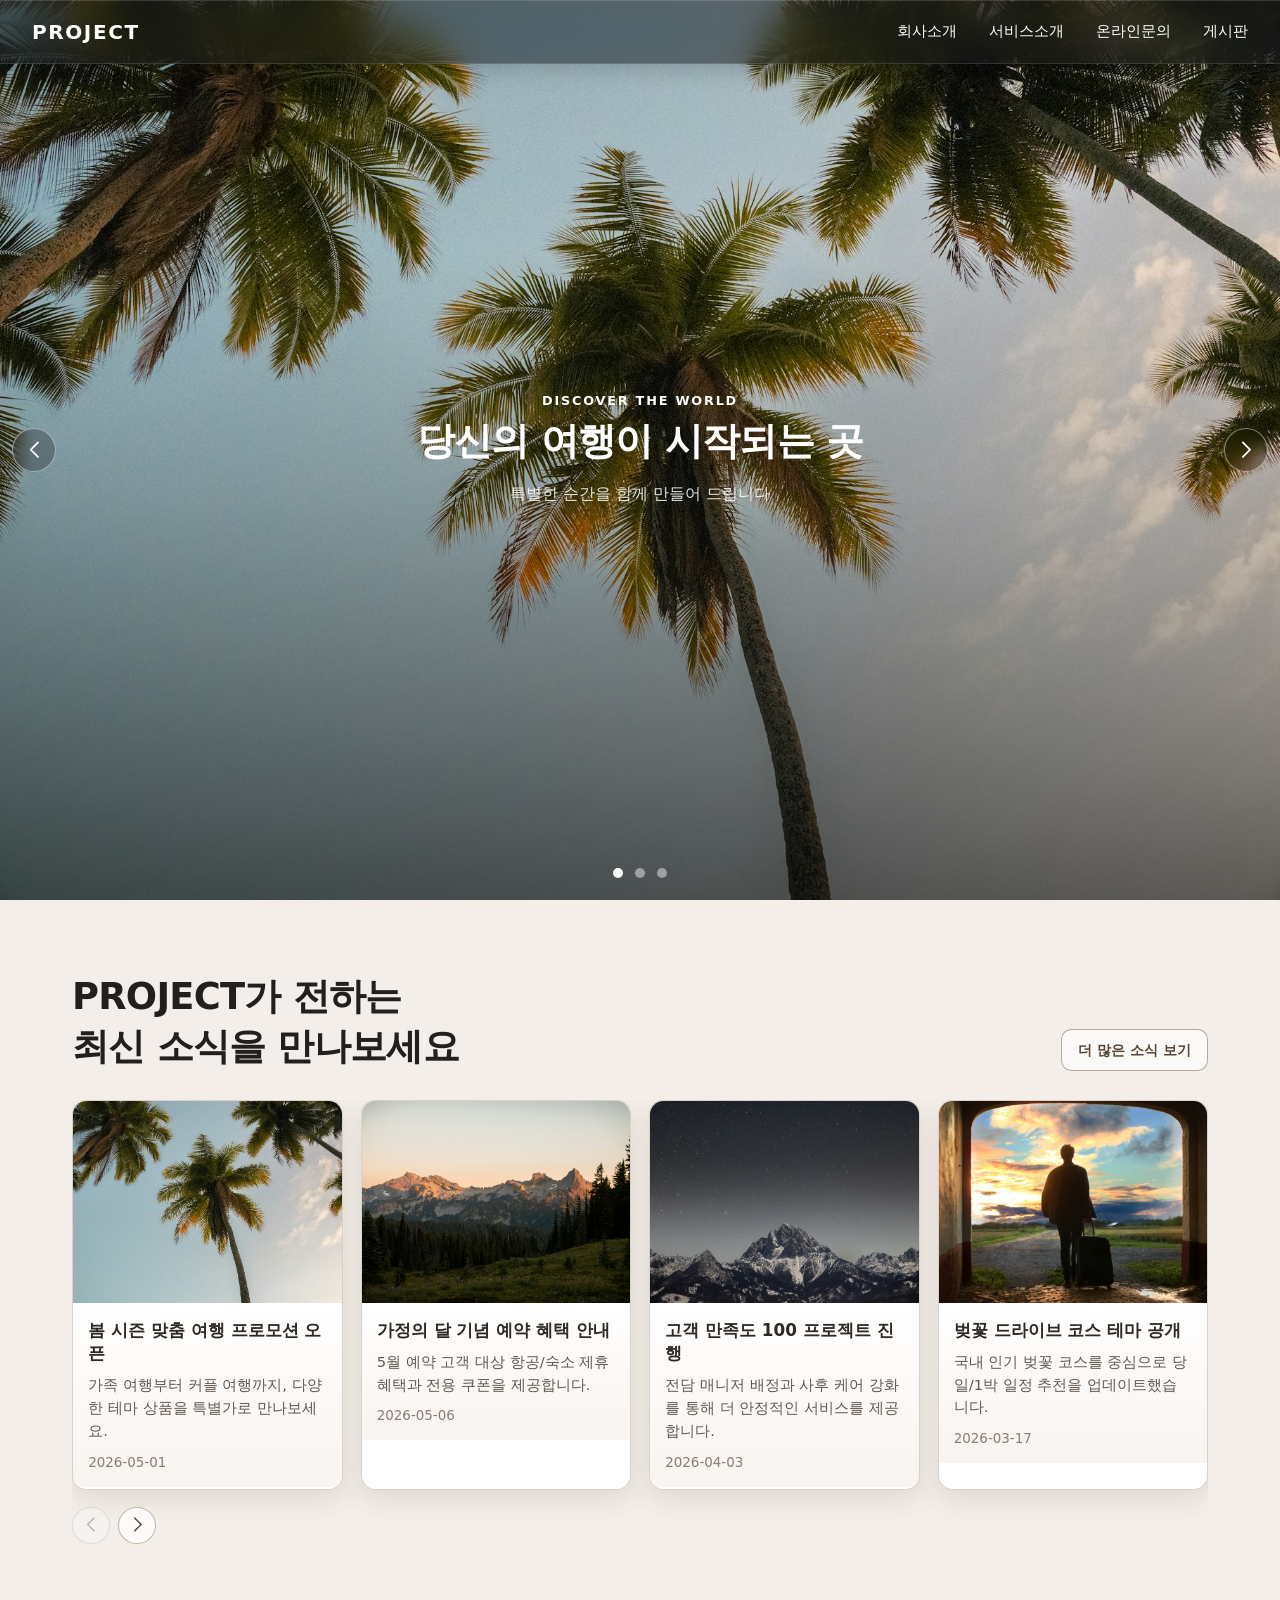
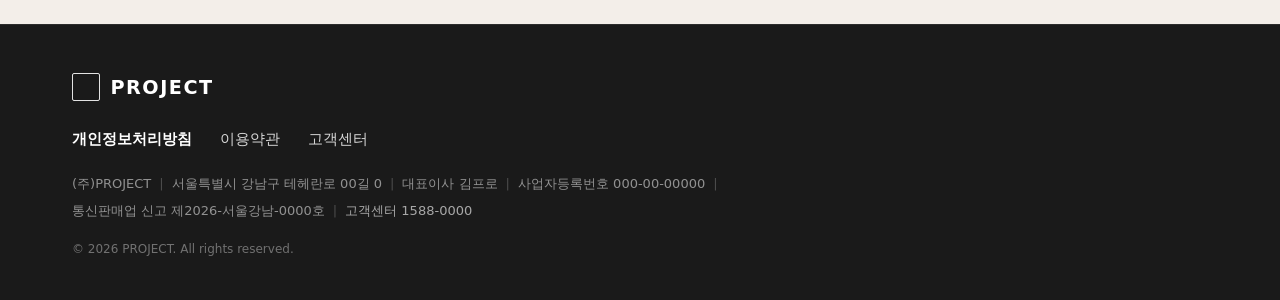
<file: index.html>
<!DOCTYPE html>
<html lang="ko">
<head>
    <meta charset="UTF-8">
    <meta name="viewport" content="width=device-width, initial-scale=1.0">
    <title>Document</title>
    <link rel="stylesheet" href="https://cdn.jsdelivr.net/npm/swiper@11/swiper-bundle.min.css">
    <link rel="stylesheet" href="style.css">
</head>
<body>
    <header class="site-header">
        <a href="index.html" class="logo">PROJECT</a>
        <button
            type="button"
            class="menu-toggle"
            id="menu-toggle"
            aria-expanded="false"
            aria-controls="main-drawer"
        >
            <span></span><span></span><span></span>
            <span class="visually-hidden">메뉴 열기</span>
        </button>
        <nav class="nav-desktop" aria-label="주 메뉴">
            <ul>
                <li><a href="sub01.html">회사소개</a></li>
                <li><a href="sub02.html">서비스소개</a></li>
                <li><a href="sub03.html">온라인문의</a></li>
                <li><a href="sub04.html">게시판</a></li>
            </ul>
        </nav>
    </header>
    <div
        class="drawer-backdrop"
        id="drawer-backdrop"
        aria-hidden="true"
    ></div>
    <div
        class="drawer"
        id="main-drawer"
        role="dialog"
        aria-modal="true"
        aria-label="메뉴"
    >
        <button type="button" class="drawer-close" id="drawer-close" aria-label="메뉴 닫기">×</button>
        <nav aria-label="주 메뉴">
            <ul>
                <li><a href="sub01.html">회사소개</a></li>
                <li><a href="sub02.html">서비스소개</a></li>
                <li><a href="sub03.html">온라인문의</a></li>
                <li><a href="sub04.html">게시판</a></li>
            </ul>
        </nav>
    </div>
    <main class="main-visual" aria-label="메인 비주얼">
        <div class="swiper main-visual-swiper">
            <div class="swiper-wrapper">
                <div class="swiper-slide main-visual-swiper__slide main-visual-swiper__slide--1">
                    <div class="main-visual-swiper__text">
                        <p class="main-visual-swiper__eyebrow">Discover the World</p>
                        <h2 class="main-visual-swiper__title">당신의 여행이 시작되는 곳</h2>
                        <p class="main-visual-swiper__lede">특별한 순간을 함께 만들어 드립니다</p>
                    </div>
                </div>
                <div class="swiper-slide main-visual-swiper__slide main-visual-swiper__slide--2">
                    <div class="main-visual-swiper__text">
                        <p class="main-visual-swiper__eyebrow">Exclusive Travel</p>
                        <h2 class="main-visual-swiper__title">오직 당신만을 위한 여정</h2>
                        <p class="main-visual-swiper__lede">맞춤형 프리미엄 여행 패키지를 경험하세요</p>
                    </div>
                </div>
                <div class="swiper-slide main-visual-swiper__slide main-visual-swiper__slide--3">
                    <div class="main-visual-swiper__text">
                        <p class="main-visual-swiper__eyebrow">Unforgettable Moments</p>
                        <h2 class="main-visual-swiper__title">잊지 못할 추억을 선물합니다</h2>
                        <p class="main-visual-swiper__lede">전 세계 최고의 여행지로 안내해 드립니다</p>
                    </div>
                </div>
            </div>
            <button
                type="button"
                class="swiper-button-prev main-visual-swiper__nav main-visual-swiper__nav--prev"
                aria-label="이전 슬라이드"
            ></button>
            <button
                type="button"
                class="swiper-button-next main-visual-swiper__nav main-visual-swiper__nav--next"
                aria-label="다음 슬라이드"
            ></button>
            <div class="swiper-pagination main-visual-swiper__pagination"></div>
        </div>
    </main>
    <section class="news-section" aria-label="PROJECT 소식">
        <div class="news-section__inner">
            <div class="news-section__head">
                <h2 class="news-section__title">
                    PROJECT가 전하는<br>
                    최신 소식을 만나보세요
                </h2>
                <a href="sub04.html" class="news-section__more">더 많은 소식 보기</a>
            </div>
            <div class="swiper news-swiper">
                <div class="swiper-wrapper">
                    <article class="swiper-slide news-card">
                        <a href="sub04.html" class="news-card__link">
                            <figure class="news-card__media news-card__media--1"></figure>
                            <div class="news-card__body">
                                <h3 class="news-card__title">봄 시즌 맞춤 여행 프로모션 오픈</h3>
                                <p class="news-card__desc">가족 여행부터 커플 여행까지, 다양한 테마 상품을 특별가로 만나보세요.</p>
                                <p class="news-card__date">2026-05-01</p>
                            </div>
                        </a>
                    </article>
                    <article class="swiper-slide news-card">
                        <a href="sub04.html" class="news-card__link">
                            <figure class="news-card__media news-card__media--2"></figure>
                            <div class="news-card__body">
                                <h3 class="news-card__title">가정의 달 기념 예약 혜택 안내</h3>
                                <p class="news-card__desc">5월 예약 고객 대상 항공/숙소 제휴 혜택과 전용 쿠폰을 제공합니다.</p>
                                <p class="news-card__date">2026-05-06</p>
                            </div>
                        </a>
                    </article>
                    <article class="swiper-slide news-card">
                        <a href="sub04.html" class="news-card__link">
                            <figure class="news-card__media news-card__media--3"></figure>
                            <div class="news-card__body">
                                <h3 class="news-card__title">고객 만족도 100 프로젝트 진행</h3>
                                <p class="news-card__desc">전담 매니저 배정과 사후 케어 강화를 통해 더 안정적인 서비스를 제공합니다.</p>
                                <p class="news-card__date">2026-04-03</p>
                            </div>
                        </a>
                    </article>
                    <article class="swiper-slide news-card">
                        <a href="sub04.html" class="news-card__link">
                            <figure class="news-card__media news-card__media--4"></figure>
                            <div class="news-card__body">
                                <h3 class="news-card__title">벚꽃 드라이브 코스 테마 공개</h3>
                                <p class="news-card__desc">국내 인기 벚꽃 코스를 중심으로 당일/1박 일정 추천을 업데이트했습니다.</p>
                                <p class="news-card__date">2026-03-17</p>
                            </div>
                        </a>
                    </article>
                    <article class="swiper-slide news-card">
                        <a href="sub04.html" class="news-card__link">
                            <figure class="news-card__media news-card__media--5"></figure>
                            <div class="news-card__body">
                                <h3 class="news-card__title">여름 성수기 얼리버드 예약 오픈</h3>
                                <p class="news-card__desc">성수기 인기 목적지를 더 빠르게 확보할 수 있도록 사전 예약을 시작합니다.</p>
                                <p class="news-card__date">2026-02-22</p>
                            </div>
                        </a>
                    </article>
                </div>
                <div class="news-swiper__controls">
                    <button type="button" class="swiper-button-prev news-swiper__nav news-swiper__nav--prev" aria-label="이전 소식"></button>
                    <button type="button" class="swiper-button-next news-swiper__nav news-swiper__nav--next" aria-label="다음 소식"></button>
                </div>
            </div>
        </div>
    </section>
    <footer class="site-footer">
        <div class="site-footer__inner">
            <a href="index.html" class="site-footer__brand">
                <span class="site-footer__brand-mark" aria-hidden="true"></span>
                <span class="site-footer__brand-name">PROJECT</span>
            </a>
            <nav class="site-footer__nav" aria-label="정책 및 고객지원">
                <ul class="site-footer__nav-list">
                    <li>
                        <a href="#" class="site-footer__nav-link site-footer__nav-link--emphasis">개인정보처리방침</a>
                    </li>
                    <li>
                        <a href="#" class="site-footer__nav-link">이용약관</a>
                    </li>
                    <li>
                        <a href="#" class="site-footer__nav-link">고객센터</a>
                    </li>
                </ul>
            </nav>
            <p class="site-footer__company">
                <span>(주)PROJECT</span>
                <span class="site-footer__sep" aria-hidden="true">|</span>
                <span>서울특별시 강남구 테헤란로 00길 0</span>
                <span class="site-footer__sep" aria-hidden="true">|</span>
                <span>대표이사 김프로</span>
                <span class="site-footer__sep" aria-hidden="true">|</span>
                <span>사업자등록번호 000-00-00000</span>
                <span class="site-footer__sep" aria-hidden="true">|</span>
                <span>통신판매업 신고 제2026-서울강남-0000호</span>
                <span class="site-footer__sep" aria-hidden="true">|</span>
                <a href="tel:1588-0000" class="site-footer__company-link">고객센터 1588-0000</a>
            </p>
            <p class="site-footer__copyright">© 2026 PROJECT. All rights reserved.</p>
        </div>
        
    </footer>
    <script src="https://cdn.jsdelivr.net/npm/swiper@11/swiper-bundle.min.js"></script>
    <script src="script.js"></script>
</body>
</html>
</file>
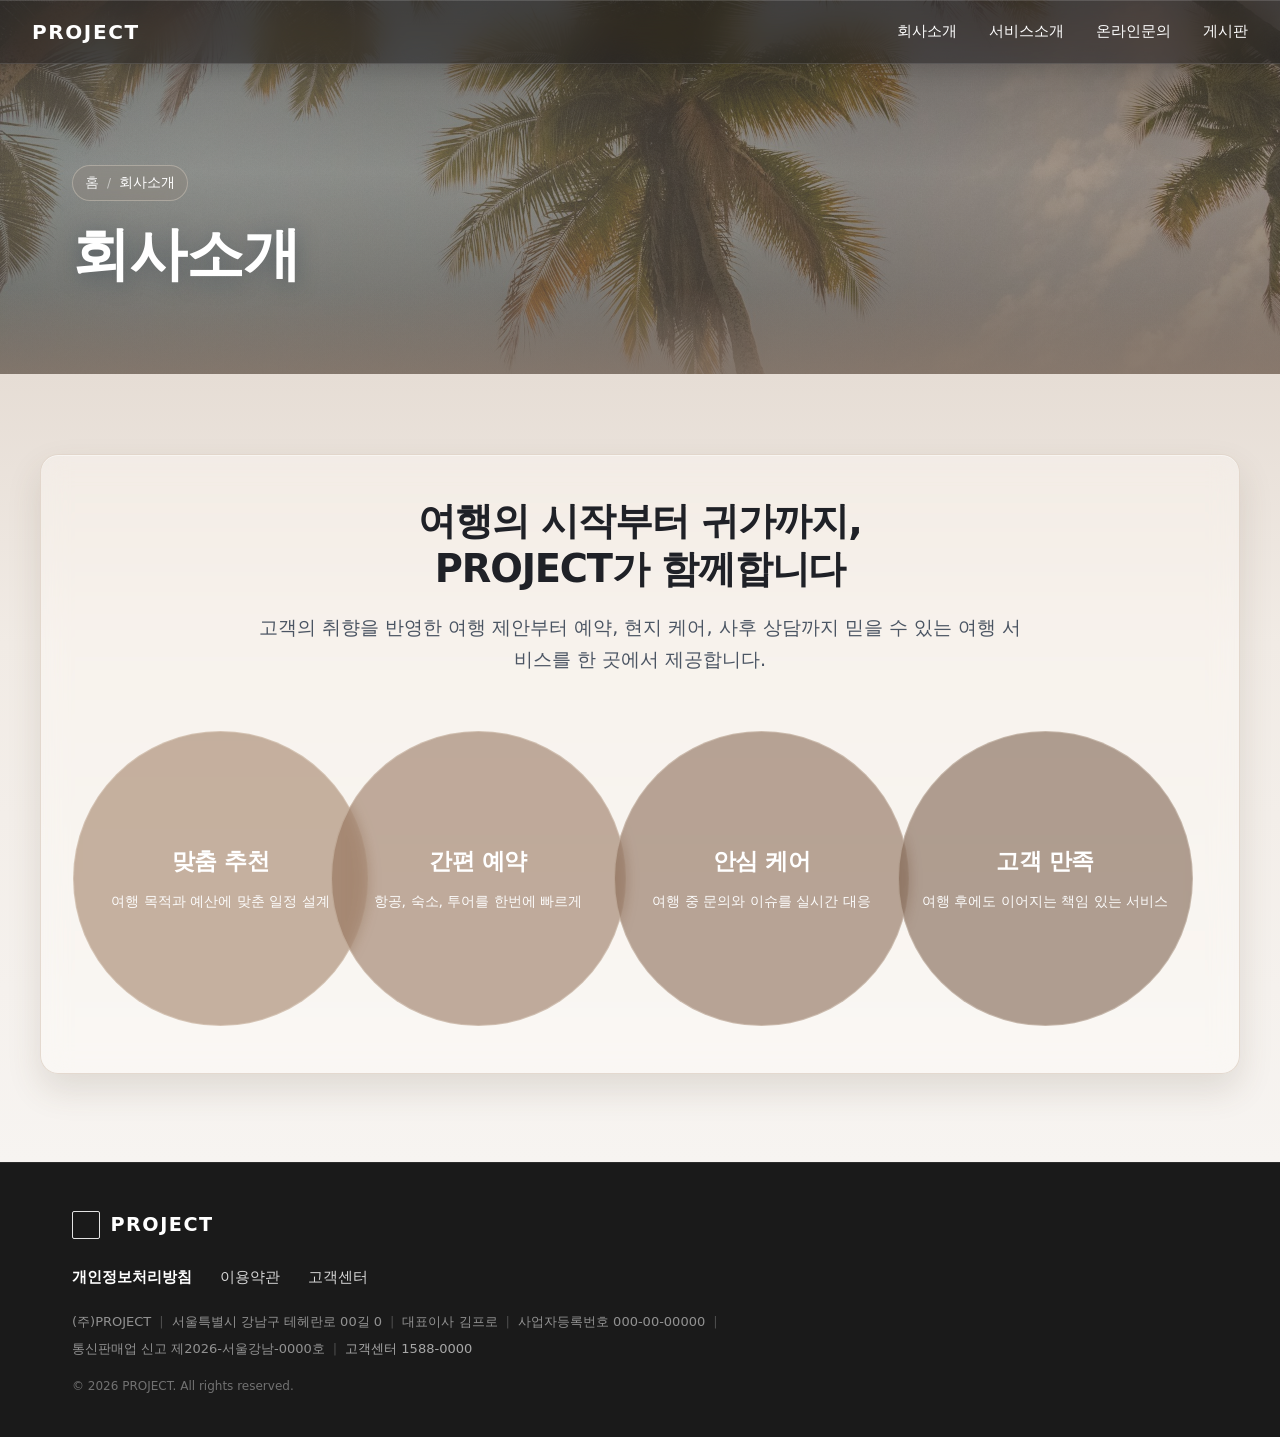
<file: sub01.html>
<!DOCTYPE html>
<html lang="ko">
<head>
    <meta charset="UTF-8">
    <meta name="viewport" content="width=device-width, initial-scale=1.0">
    <title>Document</title>
    <link rel="stylesheet" href="https://cdn.jsdelivr.net/npm/swiper@11/swiper-bundle.min.css">
    <link rel="stylesheet" href="style.css">
</head>
<body>
    <header class="site-header">
        <a href="index.html" class="logo">PROJECT</a>
        <button
            type="button"
            class="menu-toggle"
            id="menu-toggle"
            aria-expanded="false"
            aria-controls="main-drawer"
        >
            <span></span><span></span><span></span>
            <span class="visually-hidden">메뉴 열기</span>
        </button>
        <nav class="nav-desktop" aria-label="주 메뉴">
            <ul>
                <li><a href="sub01.html">회사소개</a></li>
                <li><a href="sub02.html">서비스소개</a></li>
                <li><a href="sub03.html">온라인문의</a></li>
                <li><a href="sub04.html">게시판</a></li>
            </ul>
        </nav>
    </header>
    <div
        class="drawer-backdrop"
        id="drawer-backdrop"
        aria-hidden="true"
    ></div>
    <div
        class="drawer"
        id="main-drawer"
        role="dialog"
        aria-modal="true"
        aria-label="메뉴"
    >
        <button type="button" class="drawer-close" id="drawer-close" aria-label="메뉴 닫기">×</button>
        <nav aria-label="주 메뉴">
            <ul>
                <li><a href="sub01.html">회사소개</a></li>
                <li><a href="sub02.html">서비스소개</a></li>
                <li><a href="sub03.html">온라인문의</a></li>
                <li><a href="sub04.html">게시판</a></li>
            </ul>
        </nav>
    </div>
    <section class="subvisual" aria-label="서브 비주얼">
        <div class="subvisual__inner">
            <nav class="subvisual__breadcrumb" aria-label="현재 위치">
                <a href="index.html" class="subvisual__home" aria-label="메인 페이지로 이동">홈</a>
                <span class="subvisual__divider" aria-hidden="true">/</span>
                <span class="subvisual__current">회사소개</span>
            </nav>
            <h1 class="subvisual__title">회사소개</h1>
        </div>
    </section>
    <main class="main-content">
        <section class="about-overview" aria-label="회사소개 핵심 소개">
            <div class="about-overview__inner">
                <h2 class="about-overview__title">
                    여행의 시작부터 귀가까지,<br>
                    PROJECT가 함께합니다
                </h2>
                <p class="about-overview__lead">
                    고객의 취향을 반영한 여행 제안부터 예약, 현지 케어, 사후 상담까지
                    믿을 수 있는 여행 서비스를 한 곳에서 제공합니다.
                </p>
                <div class="about-pillars" role="list" aria-label="핵심 가치">
                    <article class="about-pillar" role="listitem">
                        <h3 class="about-pillar__name">맞춤 추천</h3>
                        <p class="about-pillar__desc">여행 목적과 예산에 맞춘 일정 설계</p>
                    </article>
                    <article class="about-pillar" role="listitem">
                        <h3 class="about-pillar__name">간편 예약</h3>
                        <p class="about-pillar__desc">항공, 숙소, 투어를 한번에 빠르게</p>
                    </article>
                    <article class="about-pillar" role="listitem">
                        <h3 class="about-pillar__name">안심 케어</h3>
                        <p class="about-pillar__desc">여행 중 문의와 이슈를 실시간 대응</p>
                    </article>
                    <article class="about-pillar" role="listitem">
                        <h3 class="about-pillar__name">고객 만족</h3>
                        <p class="about-pillar__desc">여행 후에도 이어지는 책임 있는 서비스</p>
                    </article>
                </div>
            </div>
        </section>
    </main>
    <footer class="site-footer">
        <div class="site-footer__inner">
            <a href="index.html" class="site-footer__brand">
                <span class="site-footer__brand-mark" aria-hidden="true"></span>
                <span class="site-footer__brand-name">PROJECT</span>
            </a>
            <nav class="site-footer__nav" aria-label="정책 및 고객지원">
                <ul class="site-footer__nav-list">
                    <li>
                        <a href="#" class="site-footer__nav-link site-footer__nav-link--emphasis">개인정보처리방침</a>
                    </li>
                    <li>
                        <a href="#" class="site-footer__nav-link">이용약관</a>
                    </li>
                    <li>
                        <a href="#" class="site-footer__nav-link">고객센터</a>
                    </li>
                </ul>
            </nav>
            <p class="site-footer__company">
                <span>(주)PROJECT</span>
                <span class="site-footer__sep" aria-hidden="true">|</span>
                <span>서울특별시 강남구 테헤란로 00길 0</span>
                <span class="site-footer__sep" aria-hidden="true">|</span>
                <span>대표이사 김프로</span>
                <span class="site-footer__sep" aria-hidden="true">|</span>
                <span>사업자등록번호 000-00-00000</span>
                <span class="site-footer__sep" aria-hidden="true">|</span>
                <span>통신판매업 신고 제2026-서울강남-0000호</span>
                <span class="site-footer__sep" aria-hidden="true">|</span>
                <a href="tel:1588-0000" class="site-footer__company-link">고객센터 1588-0000</a>
            </p>
            <p class="site-footer__copyright">© 2026 PROJECT. All rights reserved.</p>
        </div>
    </footer>
    <script src="https://cdn.jsdelivr.net/npm/swiper@11/swiper-bundle.min.js"></script>
    <script src="script.js"></script>
</body>
</html>
</file>
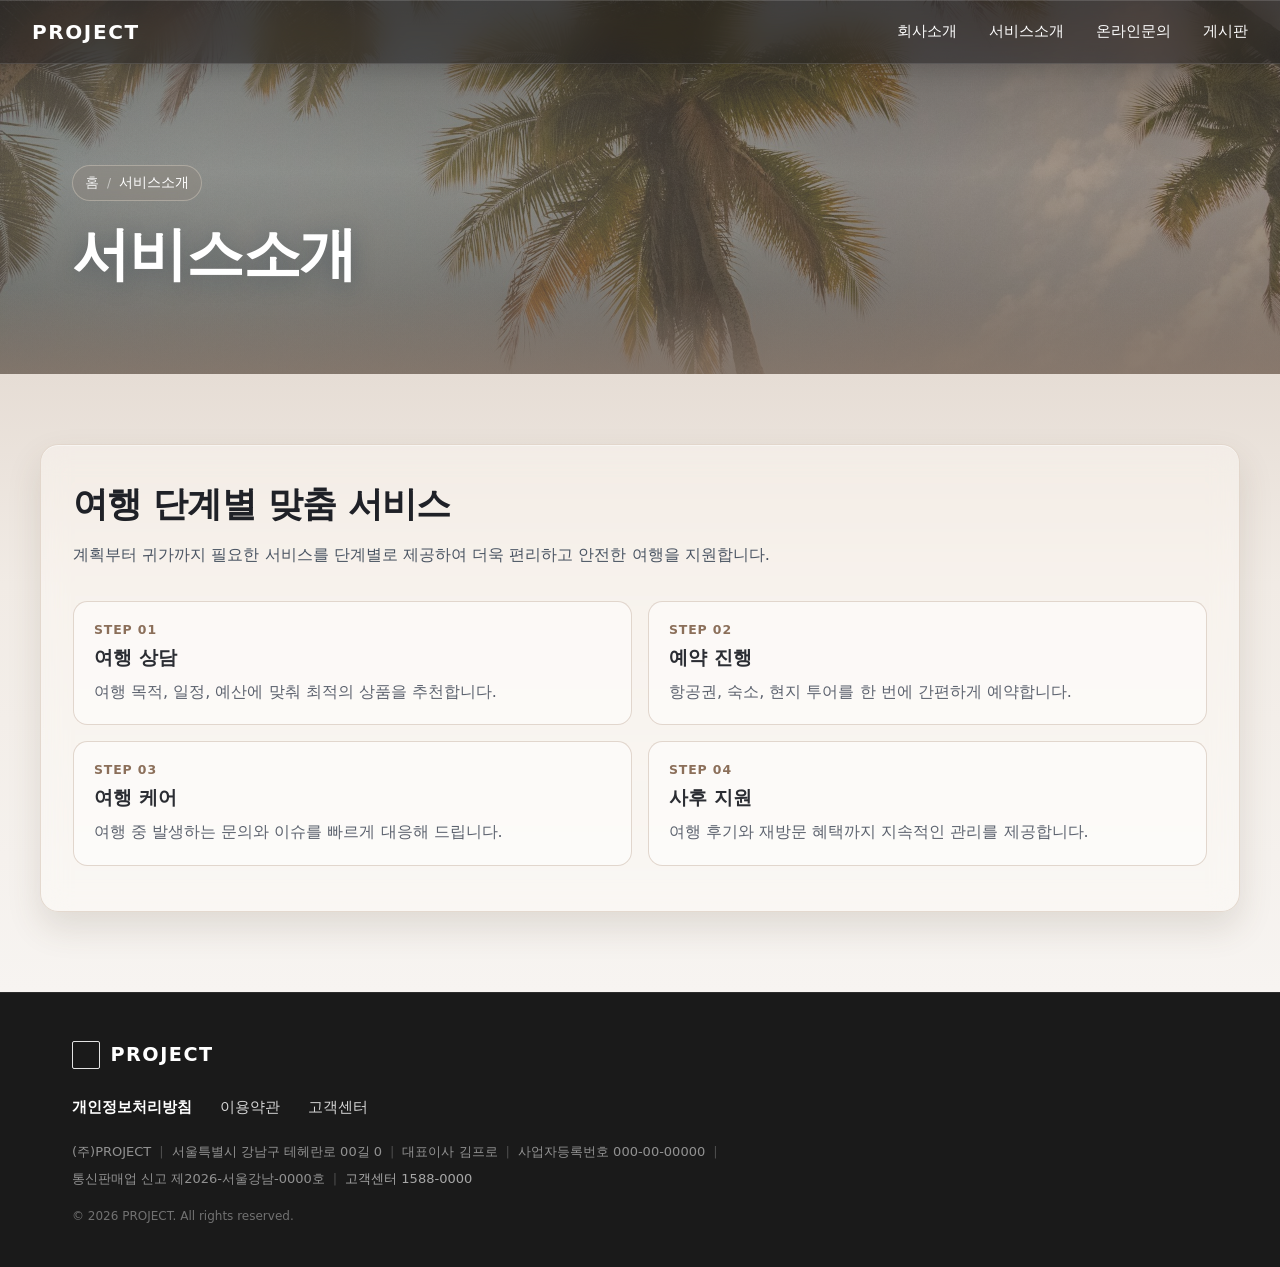
<file: sub02.html>
<!DOCTYPE html>
<html lang="ko">
<head>
    <meta charset="UTF-8">
    <meta name="viewport" content="width=device-width, initial-scale=1.0">
    <title>서비스소개</title>
    <link rel="stylesheet" href="https://cdn.jsdelivr.net/npm/swiper@11/swiper-bundle.min.css">
    <link rel="stylesheet" href="style.css">
</head>
<body>
    <header class="site-header">
        <a href="index.html" class="logo">PROJECT</a>
        <button
            type="button"
            class="menu-toggle"
            id="menu-toggle"
            aria-expanded="false"
            aria-controls="main-drawer"
        >
            <span></span><span></span><span></span>
            <span class="visually-hidden">메뉴 열기</span>
        </button>
        <nav class="nav-desktop" aria-label="주 메뉴">
            <ul>
                <li><a href="sub01.html">회사소개</a></li>
                <li><a href="sub02.html">서비스소개</a></li>
                <li><a href="sub03.html">온라인문의</a></li>
                <li><a href="sub04.html">게시판</a></li>
            </ul>
        </nav>
    </header>
    <div
        class="drawer-backdrop"
        id="drawer-backdrop"
        aria-hidden="true"
    ></div>
    <div
        class="drawer"
        id="main-drawer"
        role="dialog"
        aria-modal="true"
        aria-label="메뉴"
    >
        <button type="button" class="drawer-close" id="drawer-close" aria-label="메뉴 닫기">×</button>
        <nav aria-label="주 메뉴">
            <ul>
                <li><a href="sub01.html">회사소개</a></li>
                <li><a href="sub02.html">서비스소개</a></li>
                <li><a href="sub03.html">온라인문의</a></li>
                <li><a href="sub04.html">게시판</a></li>
            </ul>
        </nav>
    </div>
    <section class="subvisual" aria-label="서브 비주얼">
        <div class="subvisual__inner">
            <nav class="subvisual__breadcrumb" aria-label="현재 위치">
                <a href="index.html" class="subvisual__home" aria-label="메인 페이지로 이동">홈</a>
                <span class="subvisual__divider" aria-hidden="true">/</span>
                <span class="subvisual__current">서비스소개</span>
            </nav>
            <h1 class="subvisual__title">서비스소개</h1>
        </div>
    </section>
    <main class="main-content">
        <section class="service-section" aria-label="서비스소개 콘텐츠">
            <div class="service-section__inner">
                <h2 class="service-section__title">여행 단계별 맞춤 서비스</h2>
                <p class="service-section__lead">
                    계획부터 귀가까지 필요한 서비스를 단계별로 제공하여
                    더욱 편리하고 안전한 여행을 지원합니다.
                </p>
                <div class="service-grid">
                    <article class="service-card">
                        <p class="service-card__step">STEP 01</p>
                        <h3 class="service-card__title">여행 상담</h3>
                        <p class="service-card__desc">여행 목적, 일정, 예산에 맞춰 최적의 상품을 추천합니다.</p>
                    </article>
                    <article class="service-card">
                        <p class="service-card__step">STEP 02</p>
                        <h3 class="service-card__title">예약 진행</h3>
                        <p class="service-card__desc">항공권, 숙소, 현지 투어를 한 번에 간편하게 예약합니다.</p>
                    </article>
                    <article class="service-card">
                        <p class="service-card__step">STEP 03</p>
                        <h3 class="service-card__title">여행 케어</h3>
                        <p class="service-card__desc">여행 중 발생하는 문의와 이슈를 빠르게 대응해 드립니다.</p>
                    </article>
                    <article class="service-card">
                        <p class="service-card__step">STEP 04</p>
                        <h3 class="service-card__title">사후 지원</h3>
                        <p class="service-card__desc">여행 후기와 재방문 혜택까지 지속적인 관리를 제공합니다.</p>
                    </article>
                </div>
            </div>
        </section>
    </main>
    <footer class="site-footer">
        <div class="site-footer__inner">
            <a href="index.html" class="site-footer__brand">
                <span class="site-footer__brand-mark" aria-hidden="true"></span>
                <span class="site-footer__brand-name">PROJECT</span>
            </a>
            <nav class="site-footer__nav" aria-label="정책 및 고객지원">
                <ul class="site-footer__nav-list">
                    <li>
                        <a href="#" class="site-footer__nav-link site-footer__nav-link--emphasis">개인정보처리방침</a>
                    </li>
                    <li>
                        <a href="#" class="site-footer__nav-link">이용약관</a>
                    </li>
                    <li>
                        <a href="#" class="site-footer__nav-link">고객센터</a>
                    </li>
                </ul>
            </nav>
            <p class="site-footer__company">
                <span>(주)PROJECT</span>
                <span class="site-footer__sep" aria-hidden="true">|</span>
                <span>서울특별시 강남구 테헤란로 00길 0</span>
                <span class="site-footer__sep" aria-hidden="true">|</span>
                <span>대표이사 김프로</span>
                <span class="site-footer__sep" aria-hidden="true">|</span>
                <span>사업자등록번호 000-00-00000</span>
                <span class="site-footer__sep" aria-hidden="true">|</span>
                <span>통신판매업 신고 제2026-서울강남-0000호</span>
                <span class="site-footer__sep" aria-hidden="true">|</span>
                <a href="tel:1588-0000" class="site-footer__company-link">고객센터 1588-0000</a>
            </p>
            <p class="site-footer__copyright">© 2026 PROJECT. All rights reserved.</p>
        </div>
    </footer>
    <script src="https://cdn.jsdelivr.net/npm/swiper@11/swiper-bundle.min.js"></script>
    <script src="script.js"></script>
</body>
</html>
</file>
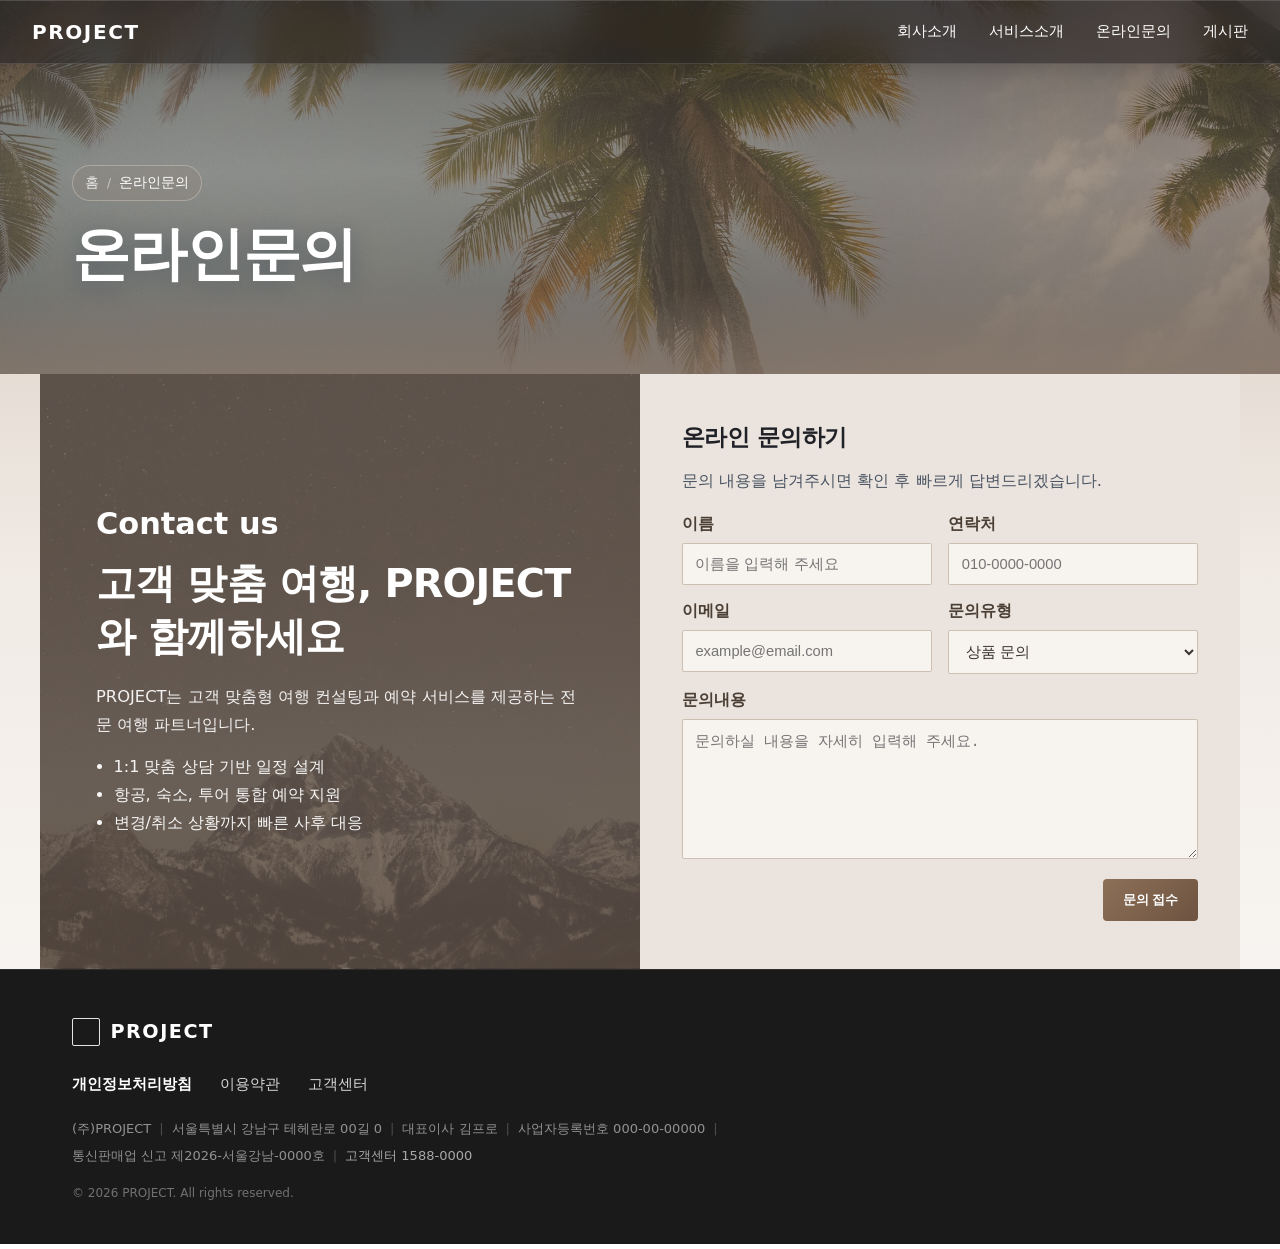
<file: sub03.html>
<!DOCTYPE html>
<html lang="ko">
<head>
    <meta charset="UTF-8">
    <meta name="viewport" content="width=device-width, initial-scale=1.0">
    <title>온라인문의</title>
    <link rel="stylesheet" href="https://cdn.jsdelivr.net/npm/swiper@11/swiper-bundle.min.css">
    <link rel="stylesheet" href="style.css">
</head>
<body>
    <header class="site-header">
        <a href="index.html" class="logo">PROJECT</a>
        <button
            type="button"
            class="menu-toggle"
            id="menu-toggle"
            aria-expanded="false"
            aria-controls="main-drawer"
        >
            <span></span><span></span><span></span>
            <span class="visually-hidden">메뉴 열기</span>
        </button>
        <nav class="nav-desktop" aria-label="주 메뉴">
            <ul>
                <li><a href="sub01.html">회사소개</a></li>
                <li><a href="sub02.html">서비스소개</a></li>
                <li><a href="sub03.html">온라인문의</a></li>
                <li><a href="sub04.html">게시판</a></li>
            </ul>
        </nav>
    </header>
    <div
        class="drawer-backdrop"
        id="drawer-backdrop"
        aria-hidden="true"
    ></div>
    <div
        class="drawer"
        id="main-drawer"
        role="dialog"
        aria-modal="true"
        aria-label="메뉴"
    >
        <button type="button" class="drawer-close" id="drawer-close" aria-label="메뉴 닫기">×</button>
        <nav aria-label="주 메뉴">
            <ul>
                <li><a href="sub01.html">회사소개</a></li>
                <li><a href="sub02.html">서비스소개</a></li>
                <li><a href="sub03.html">온라인문의</a></li>
                <li><a href="sub04.html">게시판</a></li>
            </ul>
        </nav>
    </div>
    <section class="subvisual" aria-label="서브 비주얼">
        <div class="subvisual__inner">
            <nav class="subvisual__breadcrumb" aria-label="현재 위치">
                <a href="index.html" class="subvisual__home" aria-label="메인 페이지로 이동">홈</a>
                <span class="subvisual__divider" aria-hidden="true">/</span>
                <span class="subvisual__current">온라인문의</span>
            </nav>
            <h1 class="subvisual__title">온라인문의</h1>
        </div>
    </section>
    <main class="main-content">
        <section class="inquiry-section" aria-label="회사소개 및 온라인문의">
            <div class="inquiry-section__inner inquiry-layout">
                <article class="inquiry-intro" aria-label="회사소개">
                    <p class="inquiry-intro__eyebrow">Contact us</p>
                    <p class="inquiry-intro__title">고객 맞춤 여행, PROJECT와 함께하세요</p>
              
                    <p class="inquiry-section__lead">PROJECT는 고객 맞춤형 여행 컨설팅과 예약 서비스를 제공하는 전문 여행 파트너입니다.</p>
                    <ul class="inquiry-intro__list">
                        <li>1:1 맞춤 상담 기반 일정 설계</li>
                        <li>항공, 숙소, 투어 통합 예약 지원</li>
                        <li>변경/취소 상황까지 빠른 사후 대응</li>
                    </ul>
                </article>
                <div class="inquiry-panel">
                    <h2 class="inquiry-section__title">온라인 문의하기</h2>
                    <p class="inquiry-section__lead">문의 내용을 남겨주시면 확인 후 빠르게 답변드리겠습니다.</p>
                    <form class="inquiry-form">
                        <div class="inquiry-form__grid">
                            <label class="inquiry-field">
                                <span class="inquiry-field__label">이름</span>
                                <input type="text" name="name" placeholder="이름을 입력해 주세요">
                            </label>
                            <label class="inquiry-field">
                                <span class="inquiry-field__label">연락처</span>
                                <input type="tel" name="tel" placeholder="010-0000-0000">
                            </label>
                        </div>
                        <div class="inquiry-form__grid">
                            <label class="inquiry-field">
                                <span class="inquiry-field__label">이메일</span>
                                <input type="email" name="email" placeholder="example@email.com">
                            </label>
                            <label class="inquiry-field">
                                <span class="inquiry-field__label">문의유형</span>
                                <select name="type">
                                    <option>상품 문의</option>
                                    <option>예약 상담</option>
                                    <option>일정 변경</option>
                                    <option>기타</option>
                                </select>
                            </label>
                        </div>
                        <label class="inquiry-field">
                            <span class="inquiry-field__label">문의내용</span>
                            <textarea name="message" rows="7" placeholder="문의하실 내용을 자세히 입력해 주세요."></textarea>
                        </label>
                        <div class="inquiry-form__actions">
                            <button type="submit" class="inquiry-form__submit">문의 접수</button>
                        </div>
                    </form>
                </div>
            </div>
        </section>
    </main>
    <footer class="site-footer">
        <div class="site-footer__inner">
            <a href="index.html" class="site-footer__brand">
                <span class="site-footer__brand-mark" aria-hidden="true"></span>
                <span class="site-footer__brand-name">PROJECT</span>
            </a>
            <nav class="site-footer__nav" aria-label="정책 및 고객지원">
                <ul class="site-footer__nav-list">
                    <li>
                        <a href="#" class="site-footer__nav-link site-footer__nav-link--emphasis">개인정보처리방침</a>
                    </li>
                    <li>
                        <a href="#" class="site-footer__nav-link">이용약관</a>
                    </li>
                    <li>
                        <a href="#" class="site-footer__nav-link">고객센터</a>
                    </li>
                </ul>
            </nav>
            <p class="site-footer__company">
                <span>(주)PROJECT</span>
                <span class="site-footer__sep" aria-hidden="true">|</span>
                <span>서울특별시 강남구 테헤란로 00길 0</span>
                <span class="site-footer__sep" aria-hidden="true">|</span>
                <span>대표이사 김프로</span>
                <span class="site-footer__sep" aria-hidden="true">|</span>
                <span>사업자등록번호 000-00-00000</span>
                <span class="site-footer__sep" aria-hidden="true">|</span>
                <span>통신판매업 신고 제2026-서울강남-0000호</span>
                <span class="site-footer__sep" aria-hidden="true">|</span>
                <a href="tel:1588-0000" class="site-footer__company-link">고객센터 1588-0000</a>
            </p>
            <p class="site-footer__copyright">© 2026 PROJECT. All rights reserved.</p>
        </div>
    </footer>
    <script src="https://cdn.jsdelivr.net/npm/swiper@11/swiper-bundle.min.js"></script>
    <script src="script.js"></script>
</body>
</html>
</file>
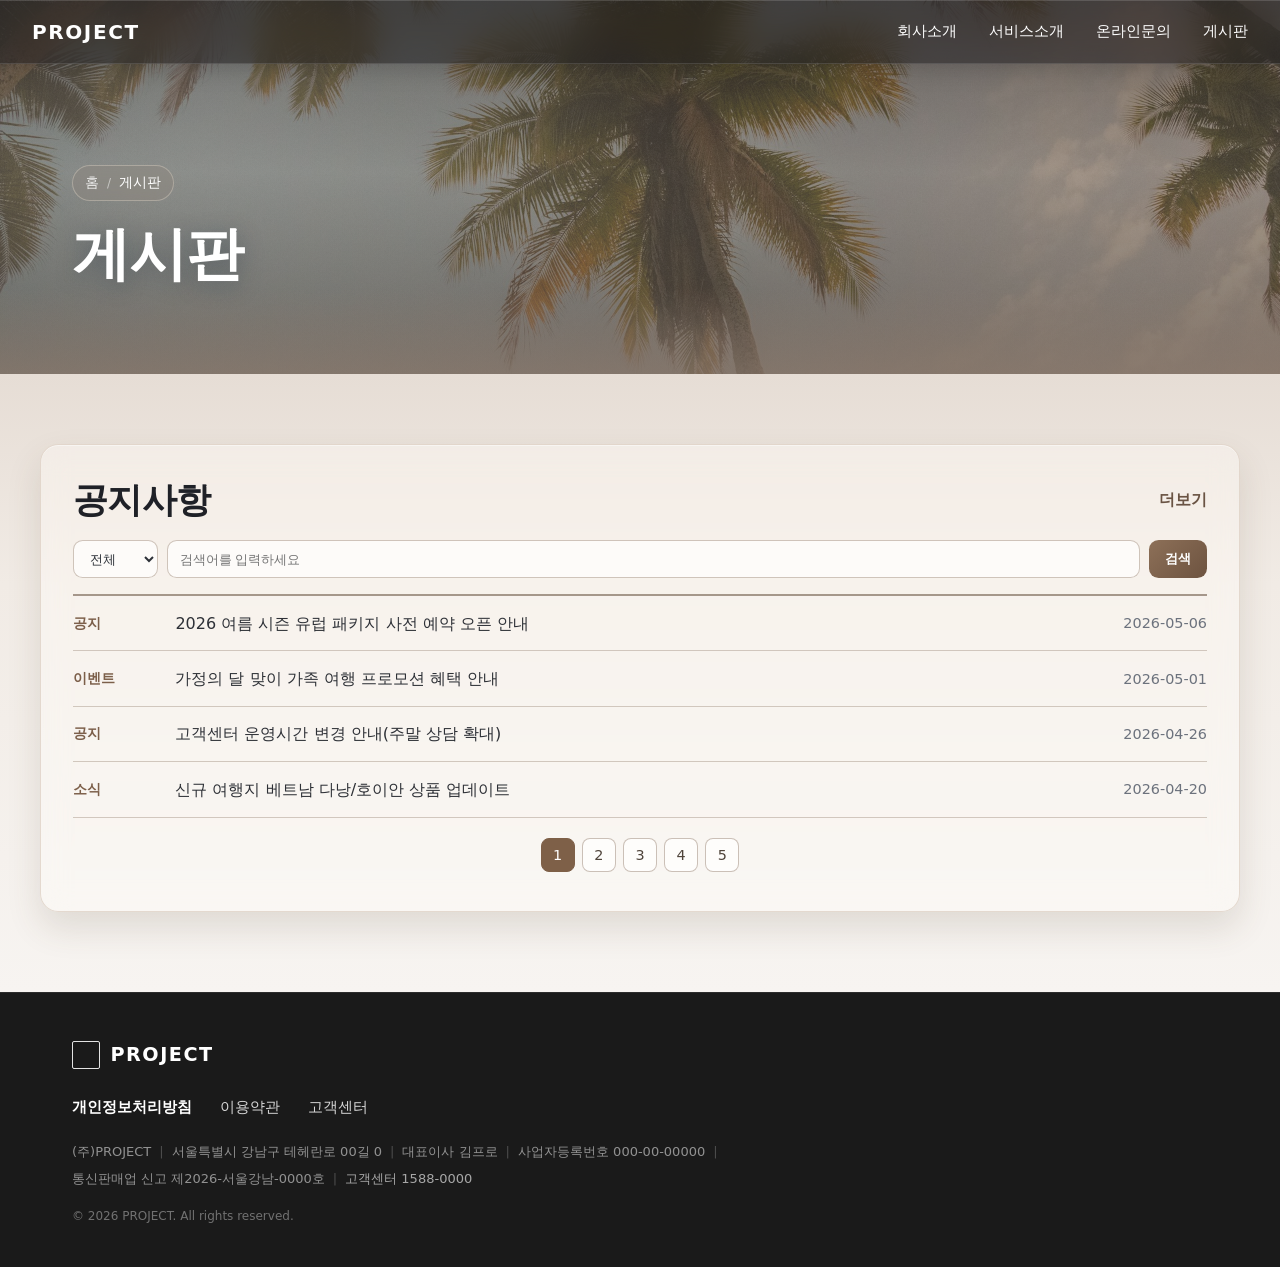
<file: sub04.html>
<!DOCTYPE html>
<html lang="ko">
<head>
    <meta charset="UTF-8">
    <meta name="viewport" content="width=device-width, initial-scale=1.0">
    <title>게시판</title>
    <link rel="stylesheet" href="https://cdn.jsdelivr.net/npm/swiper@11/swiper-bundle.min.css">
    <link rel="stylesheet" href="style.css">
</head>
<body>
    <header class="site-header">
        <a href="index.html" class="logo">PROJECT</a>
        <button
            type="button"
            class="menu-toggle"
            id="menu-toggle"
            aria-expanded="false"
            aria-controls="main-drawer"
        >
            <span></span><span></span><span></span>
            <span class="visually-hidden">메뉴 열기</span>
        </button>
        <nav class="nav-desktop" aria-label="주 메뉴">
            <ul>
                <li><a href="sub01.html">회사소개</a></li>
                <li><a href="sub02.html">서비스소개</a></li>
                <li><a href="sub03.html">온라인문의</a></li>
                <li><a href="sub04.html">게시판</a></li>
            </ul>
        </nav>
    </header>
    <div
        class="drawer-backdrop"
        id="drawer-backdrop"
        aria-hidden="true"
    ></div>
    <div
        class="drawer"
        id="main-drawer"
        role="dialog"
        aria-modal="true"
        aria-label="메뉴"
    >
        <button type="button" class="drawer-close" id="drawer-close" aria-label="메뉴 닫기">×</button>
        <nav aria-label="주 메뉴">
            <ul>
                <li><a href="sub01.html">회사소개</a></li>
                <li><a href="sub02.html">서비스소개</a></li>
                <li><a href="sub03.html">온라인문의</a></li>
                <li><a href="sub04.html">게시판</a></li>
            </ul>
        </nav>
    </div>
    <section class="subvisual" aria-label="서브 비주얼">
        <div class="subvisual__inner">
            <nav class="subvisual__breadcrumb" aria-label="현재 위치">
                <a href="index.html" class="subvisual__home" aria-label="메인 페이지로 이동">홈</a>
                <span class="subvisual__divider" aria-hidden="true">/</span>
                <span class="subvisual__current">게시판</span>
            </nav>
            <h1 class="subvisual__title">게시판</h1>
        </div>
    </section>
    <main class="main-content">
        <section class="board-section" aria-label="게시판 리스트">
            <div class="board-section__inner">
                <div class="board-section__head">
                    <h2 class="board-section__title">공지사항</h2>
                    <a href="#" class="board-section__more">더보기</a>
                </div>
                <form class="board-toolbar" aria-label="게시글 검색">
                    <label class="board-toolbar__field">
                        <span class="visually-hidden">분류 선택</span>
                        <select>
                            <option>전체</option>
                            <option>공지</option>
                            <option>이벤트</option>
                            <option>소식</option>
                        </select>
                    </label>
                    <label class="board-toolbar__field board-toolbar__field--search">
                        <span class="visually-hidden">검색어 입력</span>
                        <input type="search" placeholder="검색어를 입력하세요">
                    </label>
                    <button type="submit" class="board-toolbar__button">검색</button>
                </form>
                <ul class="board-list">
                    <li class="board-list__item">
                        <a href="#" class="board-list__link">
                            <span class="board-list__category">공지</span>
                            <span class="board-list__text">2026 여름 시즌 유럽 패키지 사전 예약 오픈 안내</span>
                            <time class="board-list__date" datetime="2026-05-06">2026-05-06</time>
                        </a>
                    </li>
                    <li class="board-list__item">
                        <a href="#" class="board-list__link">
                            <span class="board-list__category">이벤트</span>
                            <span class="board-list__text">가정의 달 맞이 가족 여행 프로모션 혜택 안내</span>
                            <time class="board-list__date" datetime="2026-05-01">2026-05-01</time>
                        </a>
                    </li>
                    <li class="board-list__item">
                        <a href="#" class="board-list__link">
                            <span class="board-list__category">공지</span>
                            <span class="board-list__text">고객센터 운영시간 변경 안내(주말 상담 확대)</span>
                            <time class="board-list__date" datetime="2026-04-26">2026-04-26</time>
                        </a>
                    </li>
                    <li class="board-list__item">
                        <a href="#" class="board-list__link">
                            <span class="board-list__category">소식</span>
                            <span class="board-list__text">신규 여행지 베트남 다낭/호이안 상품 업데이트</span>
                            <time class="board-list__date" datetime="2026-04-20">2026-04-20</time>
                        </a>
                    </li>
                </ul>
                <nav class="board-pagination" aria-label="게시판 페이지 이동">
                    <a href="#" class="board-pagination__item is-active" aria-current="page">1</a>
                    <a href="#" class="board-pagination__item">2</a>
                    <a href="#" class="board-pagination__item">3</a>
                    <a href="#" class="board-pagination__item">4</a>
                    <a href="#" class="board-pagination__item">5</a>
                </nav>
            </div>
        </section>
    </main>
    <footer class="site-footer">
        <div class="site-footer__inner">
            <a href="index.html" class="site-footer__brand">
                <span class="site-footer__brand-mark" aria-hidden="true"></span>
                <span class="site-footer__brand-name">PROJECT</span>
            </a>
            <nav class="site-footer__nav" aria-label="정책 및 고객지원">
                <ul class="site-footer__nav-list">
                    <li>
                        <a href="#" class="site-footer__nav-link site-footer__nav-link--emphasis">개인정보처리방침</a>
                    </li>
                    <li>
                        <a href="#" class="site-footer__nav-link">이용약관</a>
                    </li>
                    <li>
                        <a href="#" class="site-footer__nav-link">고객센터</a>
                    </li>
                </ul>
            </nav>
            <p class="site-footer__company">
                <span>(주)PROJECT</span>
                <span class="site-footer__sep" aria-hidden="true">|</span>
                <span>서울특별시 강남구 테헤란로 00길 0</span>
                <span class="site-footer__sep" aria-hidden="true">|</span>
                <span>대표이사 김프로</span>
                <span class="site-footer__sep" aria-hidden="true">|</span>
                <span>사업자등록번호 000-00-00000</span>
                <span class="site-footer__sep" aria-hidden="true">|</span>
                <span>통신판매업 신고 제2026-서울강남-0000호</span>
                <span class="site-footer__sep" aria-hidden="true">|</span>
                <a href="tel:1588-0000" class="site-footer__company-link">고객센터 1588-0000</a>
            </p>
            <p class="site-footer__copyright">© 2026 PROJECT. All rights reserved.</p>
        </div>
    </footer>
    <script src="https://cdn.jsdelivr.net/npm/swiper@11/swiper-bundle.min.js"></script>
    <script src="script.js"></script>
</body>
</html>
</file>
<file: style.css>
body {
    margin: 0;
    font-family: system-ui, -apple-system, "Segoe UI", sans-serif;
    overflow-x: hidden;
}
body.menu-open {
    overflow: hidden;
}

.site-header {
    display: flex;
    align-items: center;
    justify-content: space-between;
    gap: 1rem;
    min-height: 64px;
    padding: 0 1rem 0 1.25rem;
    color: #fff;
    position: fixed;
    top: 0;
    left: 0;
    right: 0;
    width: 100%;
    box-sizing: border-box;
    z-index: 1001;
    background: rgba(28, 28, 32, 0.52);
    backdrop-filter: blur(18px) saturate(165%);
    -webkit-backdrop-filter: blur(18px) saturate(165%);
    border-bottom: 1px solid rgba(255, 255, 255, 0.12);
    box-shadow:
        inset 0 1px 0 rgba(255, 255, 255, 0.14),
        0 4px 24px rgba(0, 0, 0, 0.18);
}

@supports not ((-webkit-backdrop-filter: blur(1px)) or (backdrop-filter: blur(1px))) {
    .site-header {
        background: rgba(45, 45, 48, 0.96);
    }
}

@media (min-width: 768px) {
    .site-header {
        padding: 0 2rem;
    }
}

.logo {
    font-size: 1.25rem;
    font-weight: 700;
    letter-spacing: 0.08em;
    text-decoration: none;
    color: inherit;
    white-space: nowrap;
}

.menu-toggle {
    display: flex;
    flex-direction: column;
    justify-content: center;
    gap: 5px;
    width: 44px;
    height: 44px;
    padding: 0;
    border: none;
    background: transparent;
    color: inherit;
    cursor: pointer;
    border-radius: 4px;
}
.menu-toggle:hover {
    opacity: 0.9;
}
.menu-toggle:focus-visible {
    outline: 2px solid #fff;
    outline-offset: 2px;
}
.menu-toggle span:not(.visually-hidden) {
    display: block;
    height: 2px;
    width: 22px;
    background: currentColor;
    border-radius: 1px;
}
@media (min-width: 768px) {
    .menu-toggle {
        display: none;
    }
}

/* 데스크톱: 가로 메뉴만 표시 (고정 레이아웃, transform 없음) */
.nav-desktop {
    display: none;
    flex: 1;
    justify-content: flex-end;
    align-items: center;
}
@media (min-width: 768px) {
    .nav-desktop {
        display: flex;
    }
}
.nav-desktop ul {
    display: flex;
    align-items: center;
    gap: 2rem;
    list-style: none;
    margin: 0;
    padding: 0;
}
.nav-desktop a {
    color: inherit;
    text-decoration: none;
    font-size: 0.95rem;
}
.nav-desktop a:hover {
    opacity: 0.85;
}

/* 데스크톱: 모바일 드로워·백드롭 완전 비표시 (레이아웃·애니메이션 간섭 없음) */
@media (min-width: 768px) {
    .drawer-backdrop {
        display: none !important;
    }
    .drawer {
        display: none !important;
    }
}

.drawer-backdrop {
    position: fixed;
    inset: 0;
    background: rgba(0, 0, 0, 0.45);
    z-index: 1002;
    opacity: 0;
    visibility: hidden;
    pointer-events: none;
    transition: opacity 0.2s ease, visibility 0.2s ease;
}
.drawer-backdrop.is-visible {
    opacity: 1;
    visibility: visible;
    pointer-events: auto;
}

.drawer {
    display: flex;
    flex-direction: column;
    gap: 1rem;
    color: #fff;
}

.drawer-close {
    align-self: flex-end;
    width: 44px;
    height: 44px;
    margin: -0.25rem -0.25rem 0 0;
    padding: 0;
    border: none;
    background: transparent;
    color: inherit;
    font-size: 1.75rem;
    line-height: 1;
    cursor: pointer;
    border-radius: 4px;
}
.drawer-close:hover {
    opacity: 0.85;
}
.drawer-close:focus-visible {
    outline: 2px solid #fff;
    outline-offset: 2px;
}

.drawer nav ul {
    list-style: none;
    margin: 0;
    padding: 0;
}
.drawer nav a {
    color: #fff;
    text-decoration: none;
    font-size: 0.95rem;
}
.drawer nav a:hover {
    opacity: 0.85;
}

/* 모바일: 오프캔버스 드로워만 사용 */
@media (max-width: 767.98px) {
    .drawer {
        position: fixed;
        top: 0;
        right: 0;
        width: min(300px, 88vw);
        /* 헤더에 backdrop-filter가 있으면 fixed 자식의 % 높이가 헤더 높이로만 계산되는 경우가 있어 뷰포트 단위 사용 */
        height: 100vh;
        height: 100dvh;
        max-height: none;
        padding: 0.75rem 1rem 1.5rem 1.25rem;
        background: rgba(28, 28, 32, 0.52);
        backdrop-filter: blur(18px) saturate(165%);
        -webkit-backdrop-filter: blur(18px) saturate(165%);
        border-left: 1px solid rgba(255, 255, 255, 0.14);
        box-shadow:
            inset 0 1px 0 rgba(255, 255, 255, 0.12),
            -4px 0 24px rgba(0, 0, 0, 0.35);
        z-index: 1003;
        transform: translateX(100%);
        transition: transform 0.25s ease;
        overflow-y: auto;
        box-sizing: border-box;
    }
    .drawer.is-open {
        transform: translateX(0);
    }
    .drawer nav ul {
        display: flex;
        flex-direction: column;
        gap: 0.25rem;
    }
    .drawer nav a {
        display: block;
        padding: 0.75rem 0;
        font-size: 1rem;
        border-bottom: 1px solid rgba(255, 255, 255, 0.08);
    }
}

@supports not ((-webkit-backdrop-filter: blur(1px)) or (backdrop-filter: blur(1px))) {
    .drawer {
        background: rgba(45, 45, 48, 0.96);
    }
}

.visually-hidden {
    position: absolute;
    width: 1px;
    height: 1px;
    padding: 0;
    margin: -1px;
    overflow: hidden;
    clip: rect(0, 0, 0, 0);
    white-space: nowrap;
    border: 0;
}

/* 메인 비주얼 Swiper (풀뷰포트, 가로, 페이드, 자동재생·내비·점 페이지네이션) */
.main-visual {
    position: relative;
    height: 100vh;
}

.main-visual-swiper {
    position: relative;
    width: 100%;
    height: 100%;
}

.main-visual-swiper__slide {
    position: relative;
    box-sizing: border-box;
    background-color: #1a1a1a;
    background-size: cover;
    background-position: center;
    background-repeat: no-repeat;
}

.main-visual-swiper__slide::after {
    content: "";
    position: absolute;
    inset: 0;
    z-index: 0;
    pointer-events: none;
    background: linear-gradient(
        to top,
        rgba(0, 0, 0, 0.62) 0%,
        rgba(0, 0, 0, 0.18) 45%,
        transparent 72%
    );
}

.main-visual-swiper__slide--1 {
    background-image: url("./images/img1.jpg");
}

.main-visual-swiper__slide--2 {
    background-image: url("./images/img2.jpg");
}

.main-visual-swiper__slide--3 {
    background-image: url("./images/img3.jpg");
}

.main-visual-swiper__text {
    position: absolute;
    z-index: 2;
    left: 50%;
    top: 50%;
    transform: translate(-50%, -50%);
    box-sizing: border-box;
    width: min(100% - 2.5rem, 40rem);
    max-width: 40rem;
    padding: 0 1rem;
    text-align: center;
    color: #fff;
}

.main-visual-swiper__eyebrow {
    margin: 0 0 0.65rem;
    font-size: 0.8rem;
    font-weight: 600;
    letter-spacing: 0.14em;
    text-transform: uppercase;
    opacity: 0;
    transform: translateY(1.75rem);
}

.main-visual-swiper__title {
    margin: 0 0 1rem;
    font-size: clamp(1.65rem, 4vw, 2.35rem);
    font-weight: 700;
    line-height: 1.25;
    letter-spacing: -0.02em;
    opacity: 0;
    transform: translateY(1.75rem);
}

.main-visual-swiper__lede {
    margin: 0;
    font-size: 1rem;
    line-height: 1.65;
    color: rgba(255, 255, 255, 0.88);
    opacity: 0;
    transform: translateY(1.75rem);
}

@keyframes main-visual-fade-up {
    from {
        opacity: 0;
        transform: translateY(1.75rem);
    }
    to {
        opacity: 1;
        transform: translateY(0);
    }
}

.main-visual-swiper__text--play .main-visual-swiper__eyebrow {
    animation: main-visual-fade-up 0.55s ease forwards;
}

.main-visual-swiper__text--play .main-visual-swiper__title {
    animation: main-visual-fade-up 0.62s ease 0.22s forwards;
}

.main-visual-swiper__text--play .main-visual-swiper__lede {
    animation: main-visual-fade-up 0.62s ease 0.48s forwards;
}

@media (prefers-reduced-motion: reduce) {
    .main-visual-swiper__text--play .main-visual-swiper__eyebrow,
    .main-visual-swiper__text--play .main-visual-swiper__title,
    .main-visual-swiper__text--play .main-visual-swiper__lede {
        animation: none;
        opacity: 1;
        transform: none;
    }
}

.main-visual-swiper__pagination.swiper-pagination-horizontal {
    bottom: max(1.35rem, env(safe-area-inset-bottom));
    left: 0;
    right: 0;
    z-index: 4;
    display: flex;
    justify-content: center;
    align-items: center;
    gap: 0;
}

.main-visual-swiper__pagination .swiper-pagination-bullet {
    width: 10px;
    height: 10px;
    margin: 0 6px !important;
    background: #fff;
    opacity: 0.45;
}

.main-visual-swiper__pagination .swiper-pagination-bullet-active {
    opacity: 1;
}

.main-visual-swiper .main-visual-swiper__nav {
    z-index: 4;
    width: 2.75rem;
    height: 2.75rem;
    margin: 0;
    padding: 0;
    top: 50%;
    transform: translateY(-50%);
    color: #fff;
    border: 1px solid rgba(255, 255, 255, 0.45);
    border-radius: 50%;
    background: rgba(0, 0, 0, 0.25);
    backdrop-filter: blur(6px);
    cursor: pointer;
    appearance: none;
    transition: background 0.2s ease, border-color 0.2s ease, opacity 0.2s ease;
}

.main-visual-swiper .main-visual-swiper__nav:focus-visible {
    outline: 2px solid #fff;
    outline-offset: 3px;
}

.main-visual-swiper .main-visual-swiper__nav::after {
    font-size: 1rem;
    font-weight: 700;
}

.main-visual-swiper .main-visual-swiper__nav:hover {
    background: rgba(0, 0, 0, 0.45);
    border-color: rgba(255, 255, 255, 0.75);
}

.main-visual-swiper .swiper-button-prev.main-visual-swiper__nav {
    left: max(0.75rem, env(safe-area-inset-left));
}

.main-visual-swiper .swiper-button-next.main-visual-swiper__nav {
    right: max(0.75rem, env(safe-area-inset-right));
}

.main-visual-swiper .swiper-button-disabled {
    opacity: 0.35;
    pointer-events: none;
}

/* 메인 뉴스 섹션 */
.news-section {
    padding: 4.5rem 0 5rem;
    background: #f3eee9;
}

.news-section__inner {
    max-width: 1200px;
    margin: 0 auto;
    padding: 0 1.25rem;
    box-sizing: border-box;
}

.news-section__head {
    display: flex;
    align-items: flex-end;
    justify-content: space-between;
    gap: 1rem;
    margin-bottom: 1.8rem;
}

.news-section__title {
    margin: 0;
    font-size: clamp(1.55rem, 3vw, 2.3rem);
    line-height: 1.35;
    letter-spacing: -0.02em;
    color: #231f1c;
}

.news-section__more {
    display: inline-flex;
    align-items: center;
    justify-content: center;
    min-height: 2.5rem;
    padding: 0 1rem;
    border: 1px solid rgba(124, 102, 85, 0.55);
    border-radius: 0.65rem;
    color: #58483a;
    background: rgba(255, 255, 255, 0.68);
    font-size: 0.9rem;
    font-weight: 700;
    text-decoration: none;
}

.news-swiper {
    overflow: hidden;
}

.news-card {
    height: auto;
}

.news-card__link {
    display: block;
    min-height: 100%;
    border-radius: 0.9rem;
    overflow: hidden;
    text-decoration: none;
    background: #fff;
    border: 1px solid rgba(204, 188, 174, 0.68);
    box-shadow: 0 10px 24px rgba(87, 67, 51, 0.12);
}

.news-card__media {
    margin: 0;
    aspect-ratio: 4 / 3;
    background-size: cover;
    background-position: center;
}

.news-card__media--1 {
    background-image: url("./images/img1.jpg");
}

.news-card__media--2 {
    background-image: url("./images/img2.jpg");
}

.news-card__media--3 {
    background-image: url("./images/img3.jpg");
}

.news-card__media--4 {
    background-image: url("./images/img4.jpg");
}

.news-card__media--5 {
    background-image: url("./images/img2.jpg");
}

.news-card__body {
    padding: 1rem 0.95rem 1.05rem;
    background: linear-gradient(180deg, #fff 0%, #f8f4f0 100%);
}

.news-card__title {
    margin: 0;
    font-size: 1.05rem;
    line-height: 1.4;
    color: #2e2924;
}

.news-card__desc {
    margin: 0.55rem 0 0;
    font-size: 0.92rem;
    line-height: 1.55;
    color: #63584f;
}

.news-card__date {
    margin: 0.75rem 0 0;
    font-size: 0.84rem;
    color: #8a7c71;
}

.news-swiper__controls {
    margin-top: 1.2rem;
    display: flex;
    gap: 0.55rem;
}

.news-swiper .news-swiper__nav {
    position: static;
    width: 2.35rem;
    height: 2.35rem;
    margin: 0;
    border: 1px solid rgba(154, 133, 116, 0.6);
    border-radius: 50%;
    color: #5c4d40;
    background: rgba(255, 255, 255, 0.75);
}

.news-swiper .news-swiper__nav::after {
    font-size: 0.86rem;
    font-weight: 800;
}

/* 서브 비주얼 */
.subvisual {
    position: relative;
    overflow: hidden;
    padding-top: 64px;
    background:
        linear-gradient(180deg, rgba(108, 96, 86, 0.52) 0%, rgba(132, 119, 108, 0.6) 100%),
        url("./images/img1.jpg");
    background-size: cover;
    background-position: center;
    color: #fff;
}

.subvisual::before,
.subvisual::after {
    content: "";
    position: absolute;
    pointer-events: none;
}

.subvisual::before {
    inset: 0;
    background:
        linear-gradient(to bottom, rgba(41, 34, 30, 0.36) 0%, rgba(41, 34, 30, 0.1) 46%, rgba(41, 34, 30, 0.38) 100%),
        radial-gradient(circle at 16% 18%, rgba(238, 229, 220, 0.2) 0%, rgba(238, 229, 220, 0) 42%);
}

.subvisual::after {
    left: 0;
    right: 0;
    bottom: 0;
    height: 86px;
    background: linear-gradient(to top, rgba(145, 126, 112, 0.62) 0%, rgba(145, 126, 112, 0) 100%);
}

.subvisual__inner {
    position: relative;
    z-index: 1;
    max-width: 1200px;
    margin: 0 auto;
    min-height: 310px;
    padding: 6rem 1.25rem 5rem;
    box-sizing: border-box;
    display: grid;
    align-content: end;
    gap: 1rem;
}

.subvisual__title {
    margin: 0;
    font-size: clamp(2rem, 5.4vw, 3.6rem);
    font-weight: 800;
    letter-spacing: -0.02em;
    color: #fff;
    text-shadow: 0 4px 22px rgba(16, 37, 62, 0.34);
}

.subvisual__breadcrumb {
    display: inline-flex;
    align-items: center;
    gap: 0.5rem;
    width: fit-content;
    padding: 0.45rem 0.75rem;
    border-radius: 999px;
    border: 1px solid rgba(237, 227, 215, 0.34);
    background: rgba(151, 132, 116, 0.2);
    backdrop-filter: blur(10px) saturate(130%);
    -webkit-backdrop-filter: blur(10px) saturate(130%);
    font-size: 0.875rem;
    color: rgba(255, 255, 255, 0.82);
}

.subvisual__home {
    display: inline-block;
    color: inherit;
    text-decoration: none;
    line-height: 1.4;
}

.subvisual__home:hover {
    color: #fff;
}

.subvisual__divider {
    color: rgba(255, 255, 255, 0.52);
    font-size: 0.75rem;
    line-height: 1;
}

.subvisual__current {
    font-size: 0.875rem;
    line-height: 1.4;
    color: #fff;
    white-space: nowrap;
}

@media (min-width: 768px) {
    .news-section__inner {
        padding: 0 2rem;
    }

    .subvisual__inner {
        padding-left: 2rem;
        padding-right: 2rem;
    }
}

@media (max-width: 767.98px) {
    .news-section {
        padding: 3.5rem 0 3.6rem;
    }

    .news-section__head {
        align-items: flex-start;
        flex-direction: column;
        margin-bottom: 1.2rem;
    }

    .news-section__more {
        min-height: 2.3rem;
        font-size: 0.86rem;
    }

    .news-card__body {
        padding: 0.85rem 0.8rem 0.9rem;
    }

    .subvisual__inner {
        min-height: 250px;
        padding: 5.3rem 1.25rem 2.9rem;
        gap: 0.8rem;
    }

}

/* 회사소개 본문 */
.main-content {
    background: linear-gradient(180deg, #e6ddd5 0%, #f1ebe5 34%, #f7f4f1 100%);
}

.about-overview {
    padding: 5rem 0 5.5rem;
}

.about-overview__inner {
    max-width: 1200px;
    margin: 0 auto;
    padding: 2.2rem 1.25rem 2.6rem;
    box-sizing: border-box;
    text-align: center;
    border: 1px solid rgba(219, 205, 193, 0.72);
    background: rgba(255, 255, 255, 0.36);
    backdrop-filter: blur(13px) saturate(140%);
    -webkit-backdrop-filter: blur(13px) saturate(140%);
    box-shadow:
        inset 0 1px 0 rgba(255, 255, 255, 0.45),
        0 16px 34px rgba(88, 69, 53, 0.14);
    border-radius: 1.15rem;
}

.about-overview__title {
    margin: 0;
    font-size: clamp(1.6rem, 3vw, 2.4rem);
    font-weight: 800;
    line-height: 1.25;
    letter-spacing: -0.03em;
    color: #1f2127;
}

.about-overview__lead {
    margin: 1.2rem auto 0;
    max-width: 48rem;
    font-size: clamp(1rem, 1.6vw, 1.2rem);
    line-height: 1.7;
    color: #4b5563;
}

.about-pillars {
    margin-top: 3.4rem;
    display: grid;
    grid-template-columns: repeat(4, minmax(0, 1fr));
}

.about-pillar {
    width: clamp(180px, 24vw, 295px);
    aspect-ratio: 1 / 1;
    margin: 0 auto;
    border-radius: 50%;
    background: rgba(164, 132, 106, 0.62);
    border: 1px solid rgba(242, 232, 222, 0.32);
    backdrop-filter: blur(7px);
    -webkit-backdrop-filter: blur(7px);
    color: #fff;
    display: grid;
    align-content: center;
    justify-items: center;
    text-align: center;
    padding: 1.2rem;
    box-sizing: border-box;
}

.about-pillar:nth-child(2) {
    background: rgba(150, 118, 94, 0.6);
}

.about-pillar:nth-child(3) {
    background: rgba(137, 106, 84, 0.6);
}

.about-pillar:nth-child(4) {
    background: rgba(124, 95, 76, 0.6);
}

.about-pillar:not(:first-child) {
    margin-left: clamp(-26px, -3vw, -10px);
}

.about-pillar__name {
    margin: 0;
    font-size: clamp(1.05rem, 1.8vw, 1.9rem);
    font-weight: 800;
    letter-spacing: -0.02em;
}

.about-pillar__desc {
    margin: 0.85rem 0 0;
    font-size: clamp(0.86rem, 1.1vw, 1.05rem);
    line-height: 1.45;
    color: rgba(255, 255, 255, 0.95);
}

@media (min-width: 768px) {
    .about-overview__inner {
        padding: 2.6rem 2rem 2.9rem;
    }
}

@media (max-width: 1023.98px) {
    .about-pillars {
        grid-template-columns: repeat(2, minmax(0, 1fr));
        gap: 1rem;
    }

    .about-pillar,
    .about-pillar:not(:first-child) {
        margin: 0 auto;
    }
}

@media (max-width: 767.98px) {
    .about-overview {
        padding: 3.6rem 0 4rem;
    }

    .about-pillars {
        grid-template-columns: 1fr;
        gap: 0.85rem;
    }

    .about-pillar {
        width: min(88vw, 310px);
    }
}

/* 서비스소개 페이지 */
.service-section {
    padding: 4.4rem 0 5rem;
}

.service-section__inner {
    max-width: 1200px;
    margin: 0 auto;
    padding: 2.2rem 1.25rem 2.8rem;
    box-sizing: border-box;
    border: 1px solid rgba(219, 205, 193, 0.72);
    background: rgba(255, 255, 255, 0.36);
    backdrop-filter: blur(13px) saturate(140%);
    -webkit-backdrop-filter: blur(13px) saturate(140%);
    box-shadow:
        inset 0 1px 0 rgba(255, 255, 255, 0.45),
        0 16px 34px rgba(88, 69, 53, 0.14);
    border-radius: 1.15rem;
}

.service-section__title,
.inquiry-section__title,
.board-section__title {
    margin: 0;
    font-size: clamp(1.55rem, 2.8vw, 2.2rem);
    font-weight: 800;
    letter-spacing: -0.02em;
    color: #1f2127;
}

.service-section__lead,
.inquiry-section__lead {
    margin: 0.85rem 0 0;
    font-size: 1.02rem;
    line-height: 1.7;
    color: #4b5563;
}

.service-grid {
    margin-top: 2rem;
    display: grid;
    grid-template-columns: repeat(2, minmax(0, 1fr));
    gap: 1rem;
}

.service-card {
    padding: 1.25rem;
    border-radius: 0.9rem;
    border: 1px solid rgba(222, 210, 200, 0.9);
    background: rgba(255, 255, 255, 0.5);
}

.service-card__step {
    margin: 0;
    font-size: 0.78rem;
    letter-spacing: 0.07em;
    color: #8b6f5a;
    font-weight: 700;
}

.service-card__title {
    margin: 0.5rem 0 0;
    font-size: 1.18rem;
    color: #2b2d33;
}

.service-card__desc {
    margin: 0.5rem 0 0;
    color: #5d636f;
    line-height: 1.6;
}

/* 온라인문의 페이지 */
.inquiry-section {
    padding: 0;
}

.inquiry-section__inner {
    max-width: 1200px;
    margin: 0 auto;
    padding: 0;
    box-sizing: border-box;
    border: 0;
    background: transparent;
    box-shadow: none;
    border-radius: 0;
    overflow: hidden;
}

.inquiry-layout {
    display: grid;
    grid-template-columns: repeat(2, minmax(0, 1fr));
    gap: 0;
    align-items: stretch;
    min-height: 560px;
}

.inquiry-intro {
    background:
        linear-gradient(180deg, rgba(118, 101, 87, 0.72) 0%, rgba(92, 78, 67, 0.82) 100%),
        url("./images/img3.jpg");
    background-size: cover;
    background-position: center;
    color: #fff;
    padding: 4.5rem 3.5rem;
    display: flex;
    flex-direction: column;
    justify-content: center;
}

.inquiry-intro__eyebrow {
    margin: 0;
    font-size: 1.9rem;
    font-weight: 700;
}

.inquiry-intro__title {
    margin: 1rem 0 0;
    font-size: clamp(1.8rem, 3.1vw, 2.6rem);
    font-weight: 800;
    line-height: 1.35;
    letter-spacing: -0.02em;
}

.inquiry-intro .inquiry-section__lead {
    margin-top: 1.2rem;
    color: rgba(255, 255, 255, 0.92);
    max-width: 34rem;
}

.inquiry-intro__list {
    margin: 0.9rem 0 0;
    padding-left: 1.1rem;
    color: rgba(255, 255, 255, 0.94);
    line-height: 1.75;
}

.inquiry-panel {
    padding: 3rem 2.6rem;
    background: #ebe4de;
}

.inquiry-panel .inquiry-section__title {
    font-size: 1.45rem;
    margin-bottom: 0.2rem;
}

.inquiry-form {
    margin-top: 1.2rem;
}

.inquiry-form__grid {
    display: grid;
    grid-template-columns: repeat(2, minmax(0, 1fr));
    gap: 1rem;
    margin-bottom: 1rem;
}

.inquiry-field {
    display: flex;
    flex-direction: column;
    gap: 0.5rem;
}

.inquiry-field__label {
    font-size: 1rem;
    font-weight: 700;
    color: #4b3f35;
}

.inquiry-field input,
.inquiry-field select,
.inquiry-field textarea {
    border: 1px solid #cdbfb2;
    border-radius: 2px;
    padding: 0.75rem 0.8rem;
    font-size: 0.92rem;
    background: #f7f3ef;
    color: #3a332d;
    box-sizing: border-box;
}

.inquiry-field textarea {
    resize: vertical;
    min-height: 140px;
}

.inquiry-form__actions {
    margin-top: 1.25rem;
    display: flex;
    justify-content: flex-end;
}

.inquiry-form__submit {
    border: 0;
    border-radius: 4px;
    padding: 0.75rem 1.25rem;
    font-weight: 700;
    color: #fff;
    background: linear-gradient(135deg, #8d7058, #6d5340);
    cursor: pointer;
}

/* 게시판 페이지 */
.board-section {
    padding: 4.4rem 0 5rem;
}

.board-section__inner {
    max-width: 1200px;
    margin: 0 auto;
    padding: 2rem 1.25rem 2.4rem;
    box-sizing: border-box;
    border: 1px solid rgba(219, 205, 193, 0.72);
    background: rgba(255, 255, 255, 0.36);
    backdrop-filter: blur(13px) saturate(140%);
    -webkit-backdrop-filter: blur(13px) saturate(140%);
    box-shadow:
        inset 0 1px 0 rgba(255, 255, 255, 0.45),
        0 16px 34px rgba(88, 69, 53, 0.14);
    border-radius: 1.15rem;
}

.board-section__head {
    display: flex;
    align-items: center;
    justify-content: space-between;
    gap: 0.8rem;
    margin-bottom: 1rem;
}

.board-section__more {
    color: #6a5444;
    text-decoration: none;
    font-weight: 700;
}

.board-toolbar {
    margin-bottom: 1rem;
    display: flex;
    gap: 0.55rem;
}

.board-toolbar__field {
    display: block;
}

.board-toolbar__field select,
.board-toolbar__field input {
    height: 2.35rem;
    border: 1px solid rgba(196, 182, 171, 0.8);
    border-radius: 0.6rem;
    background: rgba(255, 255, 255, 0.7);
    color: #2d3138;
    padding: 0 0.75rem;
    box-sizing: border-box;
}

.board-toolbar__field--search {
    flex: 1;
}

.board-toolbar__field--search input {
    width: 100%;
}

.board-toolbar__button {
    height: 2.35rem;
    border: 0;
    border-radius: 0.6rem;
    padding: 0 1rem;
    font-weight: 700;
    color: #fff;
    background: linear-gradient(135deg, #8d7058, #6d5340);
    cursor: pointer;
}

.board-list {
    list-style: none;
    margin: 0;
    padding: 0;
    border-top: 2px solid rgba(110, 90, 74, 0.6);
}

.board-list__item {
    border-bottom: 1px solid rgba(191, 177, 165, 0.68);
}

.board-list__link {
    display: grid;
    grid-template-columns: 88px 1fr 110px;
    align-items: center;
    gap: 0.9rem;
    min-height: 3.4rem;
    color: #2e3137;
    text-decoration: none;
}

.board-list__category {
    font-size: 0.88rem;
    font-weight: 700;
    color: #7c5f4a;
}

.board-list__text {
    line-height: 1.45;
}

.board-list__date {
    font-size: 0.9rem;
    color: #6c727d;
    text-align: right;
}

.board-pagination {
    margin-top: 1.3rem;
    display: flex;
    justify-content: center;
    gap: 0.45rem;
}

.board-pagination__item {
    min-width: 2rem;
    height: 2rem;
    border-radius: 0.5rem;
    border: 1px solid rgba(191, 177, 165, 0.8);
    background: rgba(255, 255, 255, 0.7);
    color: #4f443a;
    text-decoration: none;
    display: inline-flex;
    align-items: center;
    justify-content: center;
    font-size: 0.9rem;
}

.board-pagination__item.is-active {
    color: #fff;
    border-color: #7e6048;
    background: #7e6048;
}

@media (min-width: 768px) {
    .service-section__inner,
    .board-section__inner {
        padding-left: 2rem;
        padding-right: 2rem;
    }
}

@media (max-width: 767.98px) {
    .service-section,
    .inquiry-section,
    .board-section {
        padding: 3.4rem 0 3.8rem;
    }

    .service-grid,
    .inquiry-form__grid {
        grid-template-columns: 1fr;
    }

    .inquiry-layout {
        grid-template-columns: 1fr;
        min-height: auto;
    }

    .inquiry-intro {
        padding: 2.6rem 1.25rem;
    }

    .inquiry-panel {
        padding: 2rem 1.25rem;
    }

    .board-list__link {
        grid-template-columns: 72px 1fr;
        padding: 0.75rem 0;
    }

    .board-list__date {
        grid-column: 2;
        text-align: left;
        font-size: 0.82rem;
    }

    .board-toolbar {
        flex-wrap: wrap;
    }

    .board-toolbar__field {
        flex: 1 1 100%;
    }

    .board-toolbar__button {
        width: 100%;
    }
}

/* 푸터 (다크) */
.site-footer {
    background: #1a1a1a;
    color: rgba(255, 255, 255, 0.78);
    border-top: 1px solid rgba(255, 255, 255, 0.08);
}

.site-footer__inner {
    max-width: 1200px;
    margin: 0 auto;
    padding: 2.75rem 1.25rem 2.5rem;
    box-sizing: border-box;
}

@media (min-width: 768px) {
    .site-footer__inner {
        padding: 3rem 2rem 2.75rem;
    }
}

.site-footer__brand {
    display: inline-flex;
    align-items: center;
    gap: 0.65rem;
    margin-bottom: 1.75rem;
    text-decoration: none;
    color: inherit;
}

.site-footer__brand:hover .site-footer__brand-name {
    opacity: 0.9;
}

.site-footer__brand-mark {
    flex-shrink: 0;
    width: 28px;
    height: 28px;
    border: 1px solid rgba(255, 255, 255, 0.88);
    border-radius: 2px;
    box-sizing: border-box;
}

.site-footer__brand-name {
    font-size: 1.2rem;
    font-weight: 700;
    letter-spacing: 0.08em;
    color: #fff;
}

.site-footer__nav {
    margin-bottom: 1.5rem;
}

.site-footer__nav-list {
    display: flex;
    flex-wrap: wrap;
    align-items: center;
    gap: 0.75rem 1.75rem;
    list-style: none;
    margin: 0;
    padding: 0;
}

.site-footer__nav-link {
    font-size: 0.9375rem;
    color: rgba(255, 255, 255, 0.82);
    text-decoration: none;
}

.site-footer__nav-link:hover {
    color: #fff;
}

.site-footer__nav-link--emphasis {
    font-weight: 700;
    color: #fff;
}

.site-footer__company {
    display: flex;
    flex-wrap: wrap;
    align-items: center;
    gap: 0.35rem 0.5rem;
    margin: 0 0 1.25rem;
    max-width: 56rem;
    font-size: 0.8125rem;
    line-height: 1.65;
    color: rgba(255, 255, 255, 0.52);
}

.site-footer__sep {
    color: rgba(255, 255, 255, 0.22);
    font-weight: 300;
    user-select: none;
}

.site-footer__company-link {
    color: rgba(255, 255, 255, 0.62);
    text-decoration: none;
}

.site-footer__company-link:hover {
    color: rgba(255, 255, 255, 0.88);
    text-decoration: underline;
}

.site-footer__copyright {
    margin: 0;
    font-size: 0.75rem;
    color: rgba(255, 255, 255, 0.38);
}
</file>
